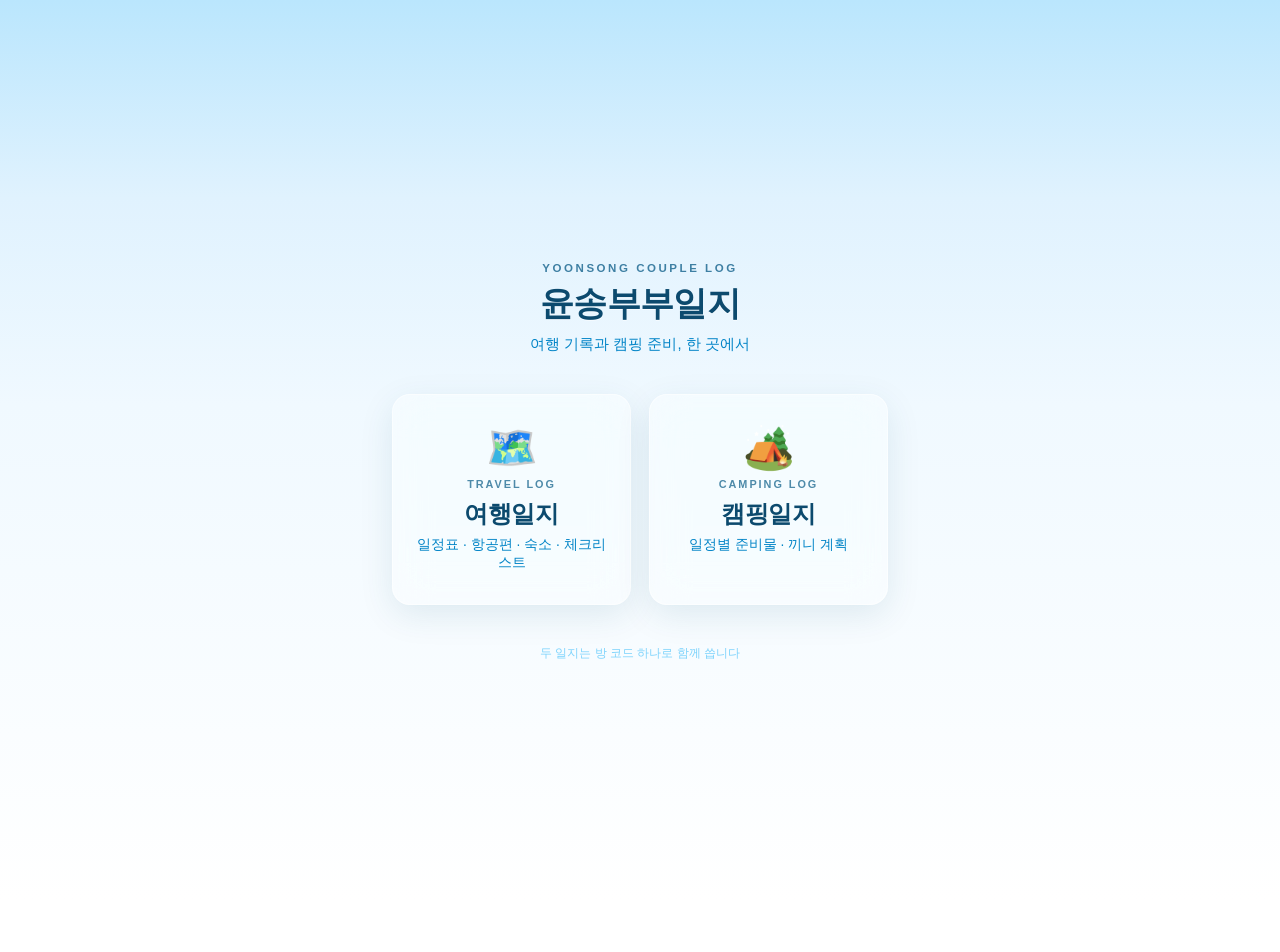
<file: index.html>
<!DOCTYPE html>
<html lang="ko">
<head>
<meta charset="UTF-8">
<meta name="viewport" content="width=device-width, initial-scale=1, viewport-fit=cover">
<meta name="theme-color" content="#f0f9ff">
<title>윤송부부일지</title>
<link rel="manifest" href="manifest.json">
<link rel="icon" href="icon.svg" type="image/svg+xml">
<link rel="apple-touch-icon" href="icon.svg">
<meta name="apple-mobile-web-app-capable" content="yes">
<meta name="apple-mobile-web-app-status-bar-style" content="default">
<meta name="apple-mobile-web-app-title" content="윤송부부일지">
<link rel="stylesheet" href="style.css">
</head>
<body>

<main class="hub">
  <div class="hub-intro">
    <p class="hub-eyebrow">YOONSONG COUPLE LOG</p>
    <h1 class="hub-title">윤송부부일지</h1>
    <p class="hub-tagline">여행 기록과 캠핑 준비, 한 곳에서</p>
  </div>

  <div class="hub-cards">
    <a class="hub-card" href="travel.html">
      <span class="hub-card-icon" aria-hidden="true">🗺️</span>
      <span class="hub-card-eyebrow">TRAVEL LOG</span>
      <h2 class="hub-card-title">여행일지</h2>
      <p class="hub-card-desc">일정표 · 항공편 · 숙소 · 체크리스트</p>
    </a>

    <a class="hub-card" href="camping.html">
      <span class="hub-card-icon" aria-hidden="true">🏕️</span>
      <span class="hub-card-eyebrow">CAMPING LOG</span>
      <h2 class="hub-card-title">캠핑일지</h2>
      <p class="hub-card-desc">일정별 준비물 · 끼니 계획</p>
    </a>
  </div>

  <p class="hub-foot">두 일지는 방 코드 하나로 함께 씁니다</p>
</main>

<script>
  if ('serviceWorker' in navigator) {
    window.addEventListener('load', () => {
      navigator.serviceWorker.register('service-worker.js').catch(() => {});
    });
  }
</script>
</body>
</html>
</file>
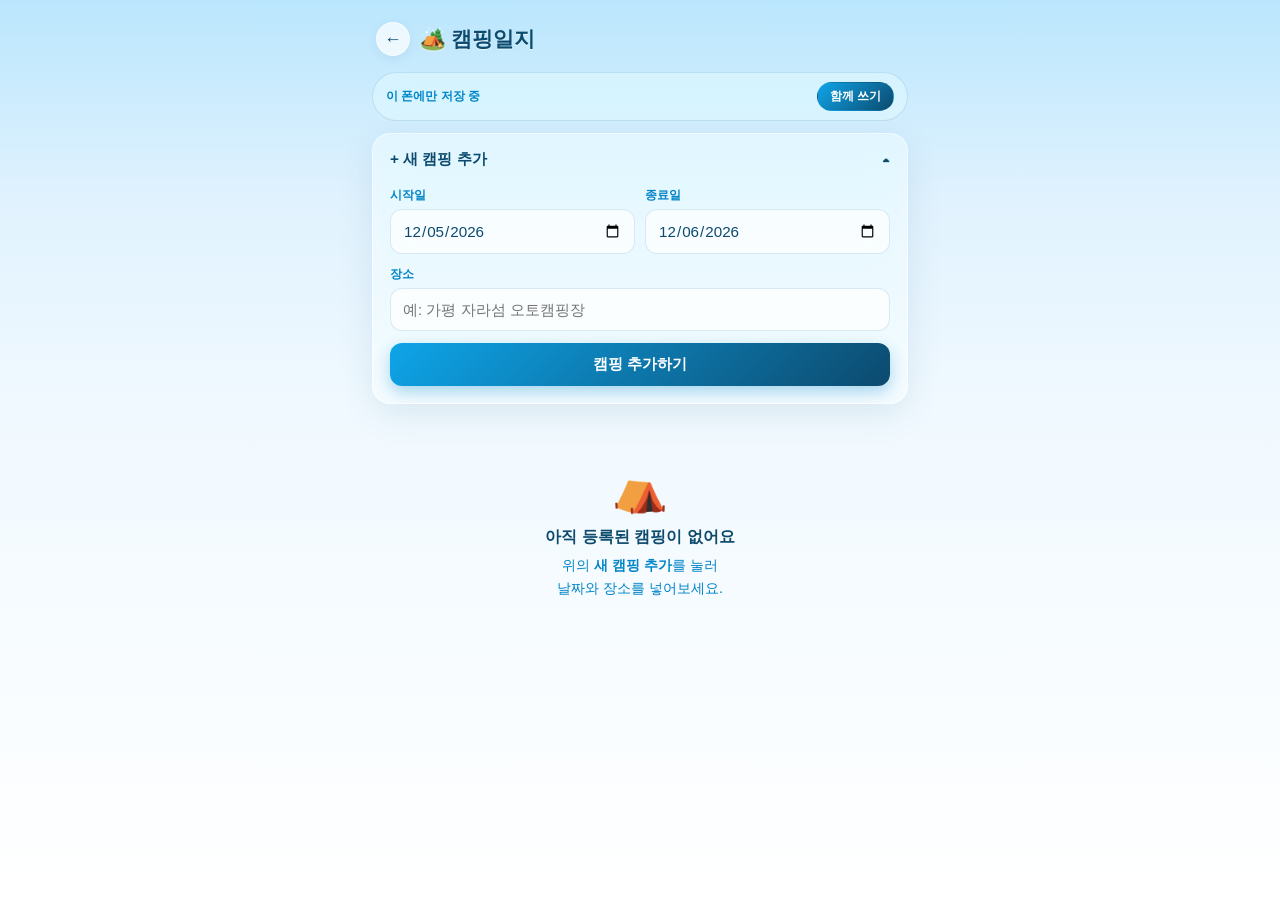
<file: camping.html>
<!DOCTYPE html>
<html lang="ko">
<head>
<meta charset="UTF-8">
<meta name="viewport" content="width=device-width, initial-scale=1, viewport-fit=cover">
<meta name="theme-color" content="#f0f9ff">
<title>윤송부부일지 · 캠핑일지</title>
<link rel="manifest" href="manifest.json">
<link rel="icon" href="icon.svg" type="image/svg+xml">
<link rel="apple-touch-icon" href="icon.svg">
<meta name="apple-mobile-web-app-capable" content="yes">
<meta name="apple-mobile-web-app-status-bar-style" content="default">
<meta name="apple-mobile-web-app-title" content="캠핑일지">
<link rel="stylesheet" href="style.css">
</head>
<body>

<header class="app-header">
  <a class="hub-back" href="index.html" aria-label="처음으로">←</a>
  <h1>🏕️ 캠핑일지</h1>
</header>

<div id="syncBar" class="sync-bar hidden"></div>

<section class="new-trip">
  <button id="newTripToggle" class="new-trip-toggle" type="button">
    <span>+ 새 캠핑 추가</span>
    <span id="newTripChevron">▾</span>
  </button>

  <form id="newTripForm" class="new-trip-form hidden">
    <div class="field-row">
      <label class="field">
        <span class="field-label">시작일</span>
        <input type="date" id="startInput" required>
      </label>
      <label class="field">
        <span class="field-label">종료일</span>
        <input type="date" id="endInput" required>
      </label>
    </div>
    <label class="field">
      <span class="field-label">장소</span>
      <input type="text" id="placeInput" placeholder="예: 가평 자라섬 오토캠핑장" maxlength="40" required>
    </label>
    <button type="submit" class="btn btn-primary">캠핑 추가하기</button>
  </form>
</section>

<nav id="tripTabs" class="trip-tabs"></nav>

<main id="tripPanel"></main>

<div id="emptyState" class="empty-state">
  <div class="empty-icon">⛺</div>
  <p class="empty-title">아직 등록된 캠핑이 없어요</p>
  <p class="empty-text">위의 <b>새 캠핑 추가</b>를 눌러<br>날짜와 장소를 넣어보세요.</p>
</div>

<div id="toast" class="toast hidden"></div>

<script src="supabase-config.js"></script>
<script src="sync.js"></script>
<script src="sync-ui.js"></script>
<script src="app.js"></script>
</body>
</html>
</file>
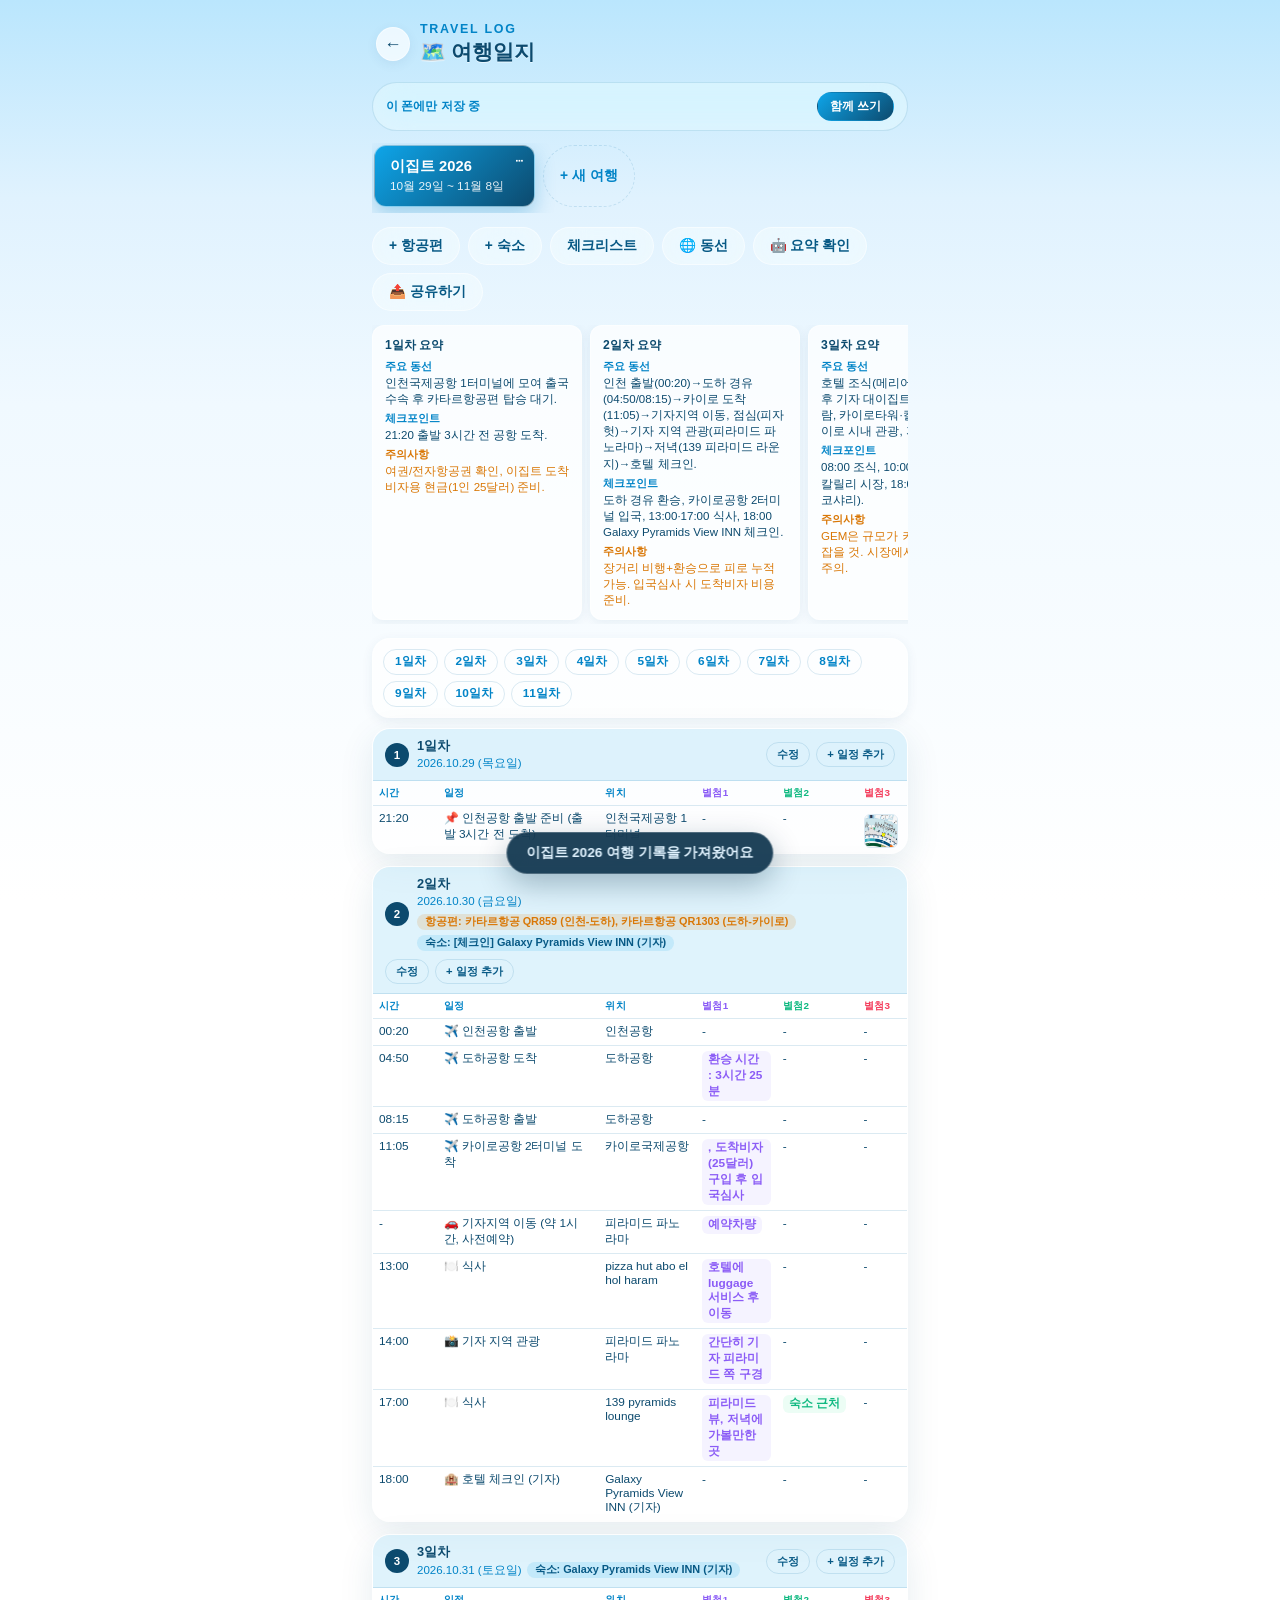
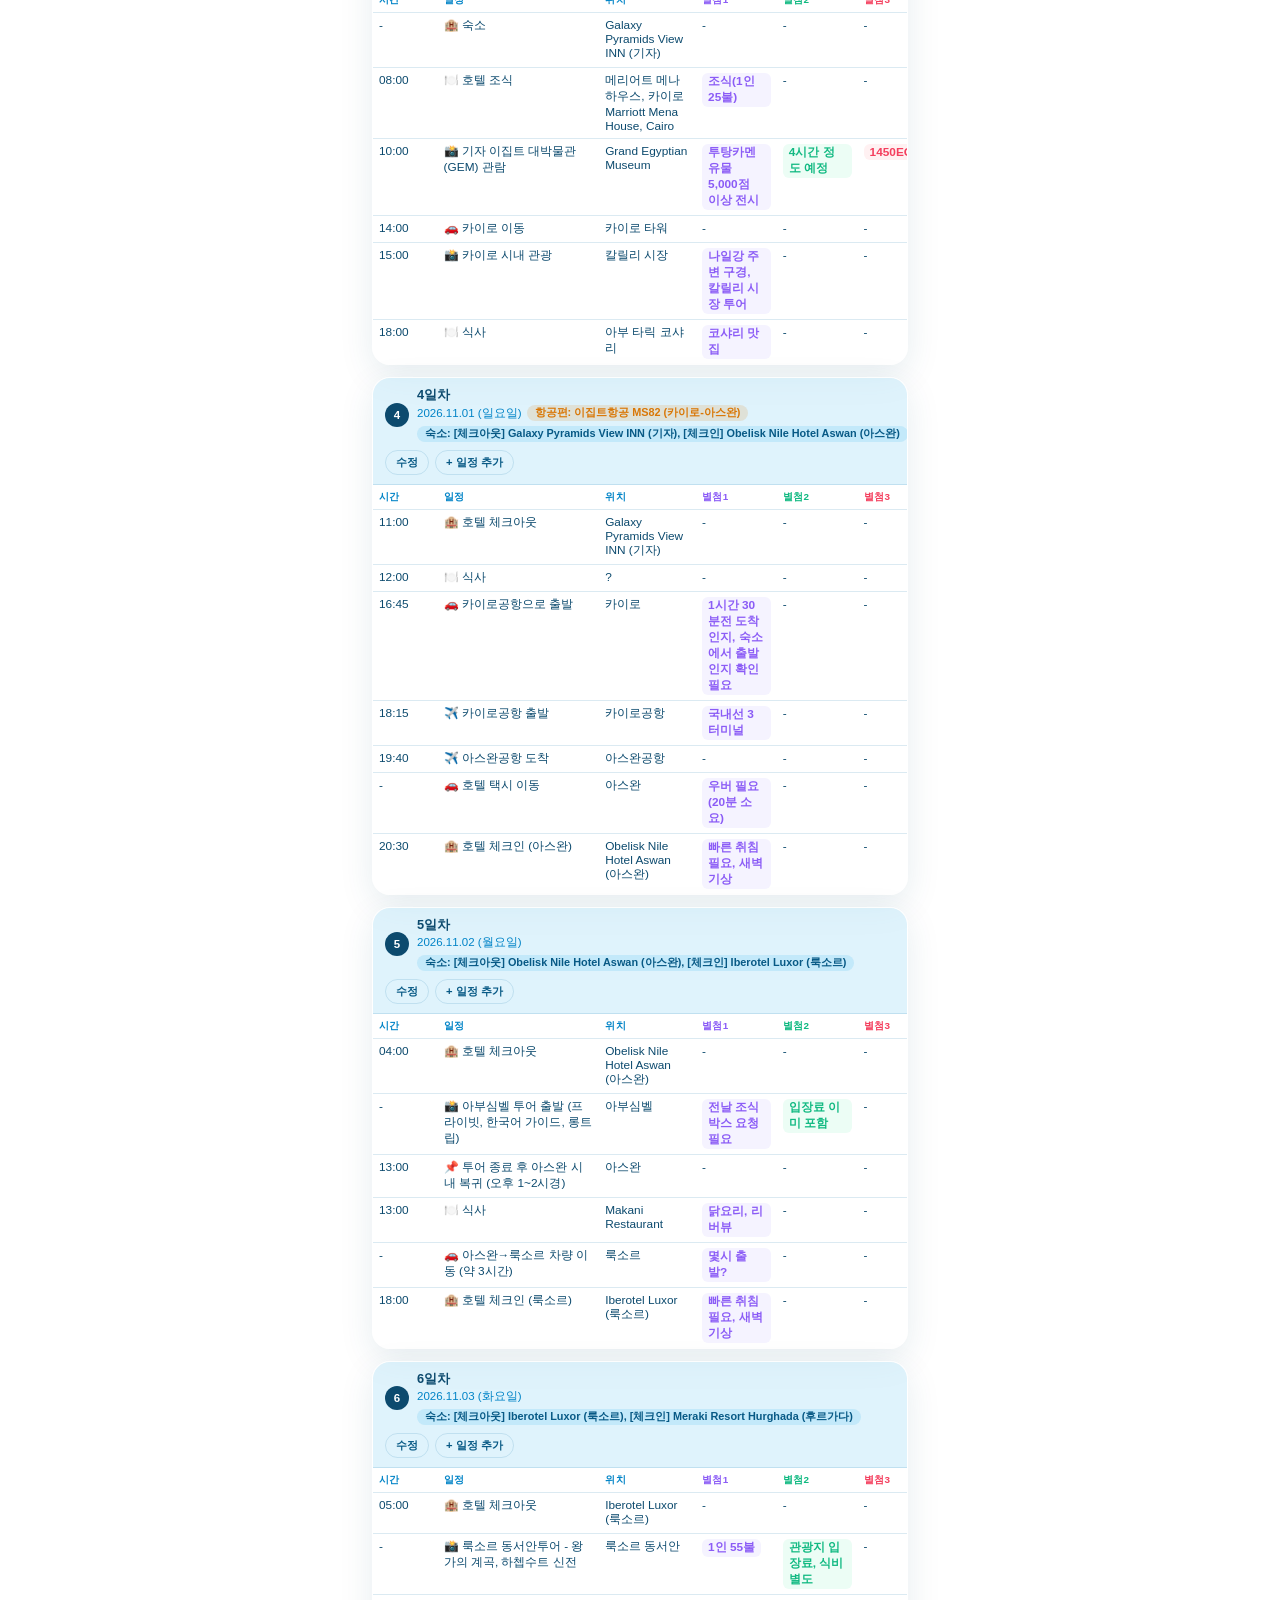
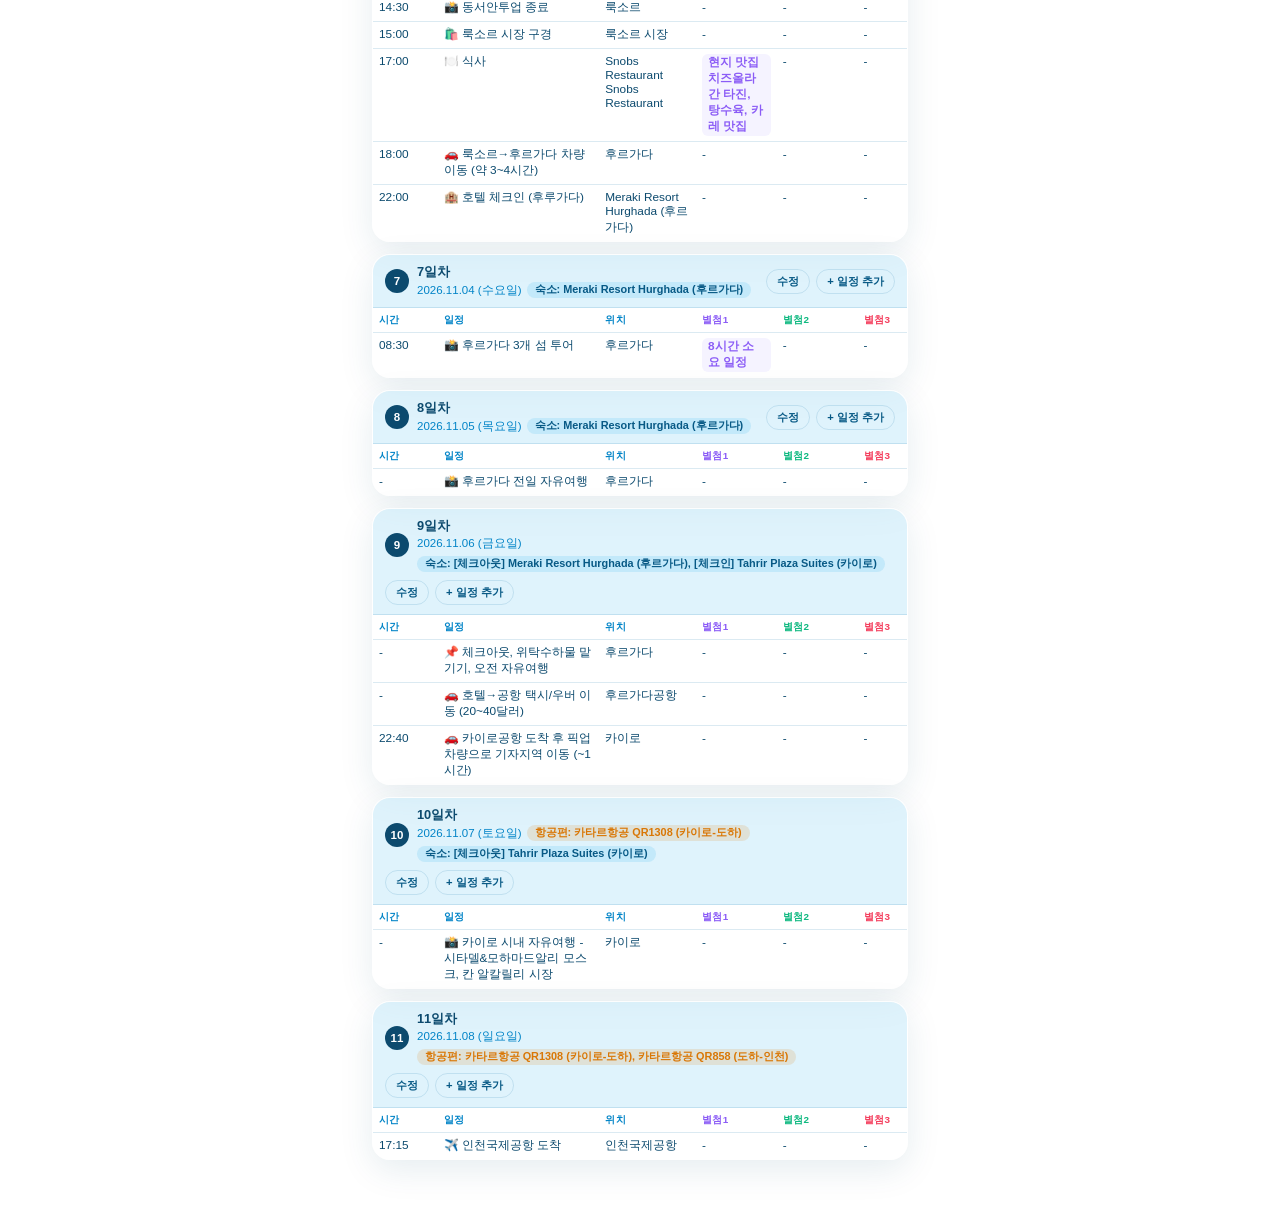
<file: travel.html>
<!DOCTYPE html>
<html lang="ko">
<head>
<meta charset="UTF-8">
<meta name="viewport" content="width=device-width, initial-scale=1, viewport-fit=cover">
<meta name="theme-color" content="#f0f9ff">
<title>윤송부부일지 · 여행일지</title>
<link rel="manifest" href="manifest.json">
<link rel="icon" href="icon.svg" type="image/svg+xml">
<link rel="apple-touch-icon" href="icon.svg">
<meta name="apple-mobile-web-app-capable" content="yes">
<meta name="apple-mobile-web-app-status-bar-style" content="default">
<meta name="apple-mobile-web-app-title" content="여행일지">
<link rel="stylesheet" href="style.css">
</head>
<body>

<header class="app-header">
  <a class="hub-back" href="index.html" aria-label="처음으로">←</a>
  <div>
    <p class="field-label" style="margin:0 0 2px;letter-spacing:.14em;">TRAVEL LOG</p>
    <h1 style="margin:0;">🗺️ 여행일지</h1>
  </div>
</header>

<div id="syncBar" class="sync-bar hidden"></div>

<nav id="tripTabs" class="trip-tabs"></nav>

<main id="tripPanel"></main>

<div id="emptyState" class="empty-state">
  <div class="empty-icon">🧳</div>
  <p class="empty-title">아직 등록된 여행이 없어요</p>
  <p class="empty-text">위쪽의 <b>+ 새 여행</b> 버튼으로<br>첫 여행을 추가해보세요.</p>
  <button type="button" id="reimportSeedBtn" class="btn btn-outline small" style="margin-top:14px;">이전에 옮겨온 여행 기록 다시 불러오기</button>
</div>

<div id="lightbox" class="lightbox hidden">
  <img id="lightboxImg" alt="">
</div>

<div id="toast" class="toast hidden"></div>

<script src="supabase-config.js"></script>
<script src="maps-config.js"></script>
<script src="sync.js"></script>
<script src="sync-ui.js"></script>
<script src="travel-seed.js"></script>
<script src="app-travel.js"></script>
</body>
</html>
</file>
<file: style.css>
:root {
  color-scheme: light;

  /* ---- 바탕 : 원래 여행일지 웹의 하늘색 그라데이션 그대로 ---- */
  --bg-base: #f0f9ff;    /* sky-50 */
  --bg-tint: #e0f2fe;    /* sky-100 */
  --bg-deep: #bae6fd;    /* sky-200 */

  /* ---- 유리판 ---- */
  --glass: rgba(255, 255, 255, 0.4);
  --glass-strong: rgba(255, 255, 255, 0.7);
  --glass-soft: rgba(255, 255, 255, 0.34);
  --glass-line: rgba(255, 255, 255, 0.5);
  --glass-edge: rgba(3, 105, 161, 0.14);
  --blur: blur(18px) saturate(160%);
  --shadow: 0 10px 34px rgba(12, 74, 110, 0.1);
  --shadow-sm: 0 3px 12px rgba(12, 74, 110, 0.07);

  /* ---- 글자 ---- */
  --text: #0c4a6e;       /* sky-900 */
  --text-dim: #0284c7;   /* sky-600 */
  --text-faint: #7dd3fc; /* sky-300 */

  /* ---- 강조 (원래 웹의 sky-900 브랜드 컬러) ---- */
  --primary: #0c4a6e;       /* sky-900 */
  --primary-bright: #0ea5e9; /* sky-500 */
  --primary-deep: #075985;  /* sky-800 */
  --primary-soft: rgba(14, 165, 233, 0.13);
  --ember: #d97706;         /* amber-600 (원래 웹의 주의사항/강조 색) */
  --ember-soft: rgba(217, 119, 6, 0.15);
  --danger: #dc2626;        /* red-600 */
  --danger-soft: rgba(220, 38, 38, 0.13);

  /* 원래 웹에서 별첨 1/2/3 을 구분하던 색 (표/배지에 그대로 씀) */
  --att1: #8b5cf6; --att1-bg: #f5f3ff; --att1-border: #ddd6fe; /* violet */
  --att2: #10b981; --att2-bg: #ecfdf5; --att2-border: #a7f3d0; /* emerald */
  --att3: #f43f5e; --att3-bg: #fff1f2; --att3-border: #fecdd3; /* rose */

  /* ---- '-' 칸 음영 (캠핑일지 식단표) ---- */
  --shade: rgba(12, 74, 110, 0.06);
  --shade-line: rgba(12, 74, 110, 0.09);
  --shade-edge: rgba(12, 74, 110, 0.14);
  --shade-text: #7aa8c4;

  --radius: 18px;
  --radius-sm: 12px;
}

* { box-sizing: border-box; }

html {
  min-height: 100%;
  background: linear-gradient(180deg, var(--bg-deep) 0%, var(--bg-tint) 22%, var(--bg-base) 45%, #ffffff 100%) fixed;
}

body {
  margin: 0;
  padding: 12px 12px 40px;
  max-width: 560px;
  margin-inline: auto;
  min-height: 100vh;
  color: var(--text);
  font-family: -apple-system, BlinkMacSystemFont, "Apple SD Gothic Neo", "Segoe UI", Roboto, "Malgun Gothic", sans-serif;
  -webkit-tap-highlight-color: transparent;
  background: transparent;
}

.hidden { display: none !important; }

/* ---- 머리말 ---- */
.app-header {
  display: flex;
  align-items: center;
  gap: 10px;
  padding: 10px 4px 16px;
}

.app-header h1 {
  font-size: 1.3rem;
  margin: 0;
  letter-spacing: -0.01em;
  color: var(--text);
  text-shadow: 0 1px 0 rgba(255, 255, 255, 0.6);
}

/* 하위 화면(캠핑일지 · 여행일지)에서 허브로 돌아가는 링크 */
.hub-back {
  flex: 0 0 auto;
  display: flex;
  align-items: center;
  justify-content: center;
  width: 34px;
  height: 34px;
  border-radius: 999px;
  background: var(--glass-strong);
  border: 1px solid var(--glass-line);
  box-shadow: var(--shadow-sm);
  color: var(--text);
  text-decoration: none;
  font-size: 1.1rem;
  font-weight: 700;
}
.hub-back:active { background: #fff; }

/* ---- 함께 쓰기 막대 ---- */
.sync-bar {
  display: flex;
  align-items: center;
  justify-content: space-between;
  gap: 10px;
  flex-wrap: wrap;
  padding: 9px 13px;
  margin-bottom: 12px;
  border-radius: 999px;
  background: var(--glass-soft);
  -webkit-backdrop-filter: var(--blur);
  backdrop-filter: var(--blur);
  border: 1px solid var(--glass-edge);
}

.sync-bar.on {
  background: var(--primary-soft);
  border-color: rgba(2, 132, 199, 0.32);
}

.sync-text {
  font-size: 0.78rem;
  font-weight: 700;
  color: var(--text-dim);
}
.sync-bar.on .sync-text { color: var(--primary-deep); }

.sync-actions {
  display: flex;
  gap: 6px;
}

.sync-btn {
  border: 1px solid var(--glass-edge);
  background: rgba(255, 255, 255, 0.6);
  color: var(--text-dim);
  border-radius: 999px;
  padding: 5px 12px;
  font-size: 0.75rem;
  font-weight: 700;
  font-family: inherit;
  cursor: pointer;
}
.sync-btn:active { background: #fff; }

.sync-btn.primary {
  background: linear-gradient(135deg, var(--primary-bright), var(--primary));
  border-color: transparent;
  color: #fff;
}

/* ---- 버튼 ---- */
.btn {
  border: none;
  border-radius: var(--radius-sm);
  padding: 11px 17px;
  font-size: 0.95rem;
  font-weight: 700;
  cursor: pointer;
  touch-action: manipulation;
  font-family: inherit;
  transition: transform 0.12s ease, box-shadow 0.12s ease, background 0.12s ease;
}

.btn.small {
  padding: 7px 12px;
  font-size: 0.82rem;
}

.btn-primary {
  background: linear-gradient(135deg, var(--primary-bright), var(--primary));
  color: #fff;
  box-shadow: 0 6px 16px rgba(2, 132, 199, 0.32);
}
.btn-primary:active {
  background: var(--primary-deep);
  transform: translateY(1px);
  box-shadow: 0 3px 10px rgba(2, 132, 199, 0.28);
}

.btn-outline {
  background: var(--glass-strong);
  border: 1px solid var(--glass-line);
  color: var(--text);
  box-shadow: var(--shadow-sm);
}
.btn-outline:active { background: #fff; }

.btn-danger {
  background: var(--danger-soft);
  border: 1px solid rgba(220, 38, 38, 0.3);
  color: var(--danger);
}

/* ---- 새 캠핑 만들기 ---- */
.new-trip {
  background: var(--glass);
  -webkit-backdrop-filter: var(--blur);
  backdrop-filter: var(--blur);
  border: 1px solid var(--glass-line);
  border-radius: var(--radius);
  box-shadow: var(--shadow);
  margin-bottom: 14px;
  overflow: hidden;
}

.new-trip-toggle {
  width: 100%;
  background: none;
  border: none;
  color: var(--text);
  font-size: 0.95rem;
  font-weight: 700;
  font-family: inherit;
  padding: 15px 17px;
  display: flex;
  justify-content: space-between;
  align-items: center;
  cursor: pointer;
}

.new-trip-form {
  padding: 2px 17px 17px;
  display: flex;
  flex-direction: column;
  gap: 12px;
}

.field-row {
  display: flex;
  gap: 10px;
}

.field {
  display: flex;
  flex-direction: column;
  gap: 5px;
  flex: 1;
  min-width: 0;
}

.field-label {
  font-size: 0.78rem;
  color: var(--text-dim);
  font-weight: 700;
}

.field input,
.field select,
.field textarea {
  width: 100%;
  background: var(--glass-strong);
  border: 1px solid var(--glass-edge);
  border-radius: var(--radius-sm);
  color: var(--text);
  padding: 12px;
  font-size: 0.95rem;
  font-family: inherit;
  resize: vertical;
}
.field input:focus,
.field select:focus,
.field textarea:focus {
  outline: none;
  border-color: var(--primary);
  box-shadow: 0 0 0 3px var(--primary-soft);
  background: #fff;
}

/* ---- 캠핑 탭 ---- */
.trip-tabs {
  display: flex;
  gap: 8px;
  margin-bottom: 14px;
  overflow-x: auto;
  padding: 2px 2px 6px;
  scrollbar-width: none;
}
.trip-tabs::-webkit-scrollbar { display: none; }
.trip-tabs:empty { display: none; }

.trip-tab {
  flex: 0 0 auto;
  min-width: 136px;
  padding: 11px 15px;
  border-radius: var(--radius-sm);
  background: var(--glass);
  -webkit-backdrop-filter: var(--blur);
  backdrop-filter: var(--blur);
  border: 1px solid var(--glass-line);
  box-shadow: var(--shadow-sm);
  color: var(--text-dim);
  cursor: pointer;
  text-align: left;
  font-family: inherit;
  transition: transform 0.12s ease;
}
.trip-tab:active { transform: scale(0.98); }

.trip-tab.active {
  background: linear-gradient(135deg, var(--primary-bright), var(--primary));
  border-color: rgba(255, 255, 255, 0.5);
  color: #fff;
  box-shadow: 0 8px 20px rgba(2, 132, 199, 0.3);
}

.trip-tab-place {
  display: block;
  font-weight: 800;
  font-size: 0.92rem;
  white-space: nowrap;
  overflow: hidden;
  text-overflow: ellipsis;
}

.trip-tab-meta {
  display: block;
  font-size: 0.74rem;
  margin-top: 3px;
  opacity: 0.9;
  white-space: nowrap;
}

/* ---- 캠핑 머리말 ---- */
.trip-head {
  position: relative;
  background: linear-gradient(135deg, rgba(14, 165, 233, 0.92), rgba(2, 132, 199, 0.88));
  -webkit-backdrop-filter: var(--blur);
  backdrop-filter: var(--blur);
  border: 1px solid rgba(255, 255, 255, 0.4);
  border-radius: var(--radius);
  box-shadow: 0 12px 30px rgba(2, 132, 199, 0.28);
  padding: 18px;
  color: #fff;
  margin-bottom: 14px;
  overflow: hidden;
}

/* 유리에 비치는 빛 */
.trip-head::after {
  content: "";
  position: absolute;
  inset: 0 0 auto 0;
  height: 55%;
  background: linear-gradient(180deg, rgba(255, 255, 255, 0.22), transparent);
  pointer-events: none;
}

.trip-head-top {
  position: relative;
  z-index: 1;
  display: flex;
  justify-content: space-between;
  align-items: flex-start;
  gap: 10px;
}

.trip-place {
  font-size: 1.24rem;
  font-weight: 800;
  margin: 0;
  word-break: keep-all;
  text-shadow: 0 1px 2px rgba(7, 89, 133, 0.25);
}

.trip-dates {
  font-size: 0.86rem;
  margin-top: 6px;
  font-weight: 600;
  opacity: 0.95;
}

.trip-nights {
  position: relative;
  z-index: 1;
  display: inline-block;
  margin-top: 12px;
  background: rgba(255, 255, 255, 0.24);
  border: 1px solid rgba(255, 255, 255, 0.35);
  border-radius: 999px;
  padding: 5px 14px;
  font-size: 0.82rem;
  font-weight: 800;
}

.trip-head-actions {
  display: flex;
  gap: 6px;
  flex: 0 0 auto;
}

.icon-btn {
  background: rgba(255, 255, 255, 0.22);
  border: 1px solid rgba(255, 255, 255, 0.35);
  border-radius: 10px;
  color: #fff;
  font-size: 0.78rem;
  font-weight: 700;
  padding: 7px 11px;
  cursor: pointer;
  font-family: inherit;
}
.icon-btn:active { background: rgba(255, 255, 255, 0.38); }

/* ---- 2중 탭 ---- */
.sub-tabs {
  display: flex;
  gap: 8px;
  margin-bottom: 14px;
}

.sub-tab {
  flex: 1;
  padding: 12px;
  text-align: center;
  border-radius: var(--radius-sm);
  background: var(--glass-soft);
  -webkit-backdrop-filter: var(--blur);
  backdrop-filter: var(--blur);
  color: var(--text-dim);
  font-weight: 700;
  font-size: 0.92rem;
  cursor: pointer;
  border: 1px solid var(--glass-edge);
  font-family: inherit;
}

.sub-tab.active {
  background: var(--glass-strong);
  color: var(--primary-deep);
  border-color: rgba(2, 132, 199, 0.35);
  box-shadow: var(--shadow-sm);
}

.sub-tab-count {
  font-size: 0.76rem;
  font-weight: 700;
  opacity: 0.75;
  margin-left: 5px;
}

/* ---- 준비물 ---- */
.gear-add {
  display: flex;
  flex-direction: column;
  gap: 9px;
  margin-bottom: 14px;
}

.gear-add-row {
  display: flex;
  gap: 8px;
}

.gear-add input {
  flex: 1;
  min-width: 0;
  background: var(--glass-strong);
  -webkit-backdrop-filter: var(--blur);
  backdrop-filter: var(--blur);
  border: 1px solid var(--glass-line);
  border-radius: var(--radius-sm);
  color: var(--text);
  padding: 13px;
  font-size: 0.95rem;
  font-family: inherit;
  box-shadow: var(--shadow-sm);
}
.gear-add input:focus {
  outline: none;
  border-color: var(--primary);
  box-shadow: 0 0 0 3px var(--primary-soft);
  background: #fff;
}

.gear-hint {
  margin: 0;
  font-size: 0.74rem;
  color: var(--text-faint);
  line-height: 1.5;
}

.gear-progress {
  display: flex;
  align-items: center;
  gap: 10px;
  margin-bottom: 14px;
}

.gear-bar {
  flex: 1;
  height: 9px;
  background: rgba(14, 59, 45, 0.09);
  border-radius: 999px;
  overflow: hidden;
  border: 1px solid var(--glass-edge);
}

.gear-bar-fill {
  height: 100%;
  background: linear-gradient(90deg, var(--primary-bright), var(--primary));
  border-radius: 999px;
  transition: width 0.25s ease;
}

.gear-progress-text {
  font-size: 0.82rem;
  color: var(--text-dim);
  font-weight: 700;
  flex: 0 0 auto;
}

.gear-skip-note {
  flex: 0 0 auto;
  font-size: 0.78rem;
  font-weight: 800;
  color: var(--danger);
}

.gear-section {
  margin-bottom: 20px;
}

.gear-section-head {
  display: flex;
  align-items: baseline;
  gap: 8px;
  margin-bottom: 9px;
  padding: 0 4px;
}

.gear-section-title {
  font-size: 0.86rem;
  font-weight: 800;
  color: var(--text);
}

.gear-section-hint {
  font-size: 0.74rem;
  color: var(--text-faint);
  overflow: hidden;
  text-overflow: ellipsis;
  white-space: nowrap;
}

.gear-list {
  list-style: none;
  margin: 0;
  padding: 0;
  display: flex;
  flex-direction: column;
  gap: 8px;
}

.gear-item {
  display: flex;
  align-items: center;
  gap: 12px;
  background: var(--glass);
  border: 1px solid var(--glass-line);
  border-radius: var(--radius-sm);
  padding: 13px 14px;
  cursor: pointer;
  box-shadow: var(--shadow-sm);
  transition: background 0.14s ease, transform 0.1s ease;
}
.gear-item:active { transform: scale(0.99); }

.gear-check {
  flex: 0 0 auto;
  width: 25px;
  height: 25px;
  border-radius: 8px;
  border: 2px solid rgba(14, 59, 45, 0.2);
  background: rgba(255, 255, 255, 0.5);
  display: flex;
  align-items: center;
  justify-content: center;
  font-size: 0.85rem;
  color: transparent;
  font-weight: 800;
}

.gear-item.done {
  background: rgba(14, 165, 233, 0.16);
  border-color: rgba(2, 132, 199, 0.3);
}
.gear-item.done .gear-check {
  background: linear-gradient(135deg, var(--primary-bright), var(--primary));
  border-color: transparent;
  color: #fff;
}

/* 이번엔 안 챙기는 항목 : 빨간 세모 */
.gear-item.skip {
  background: var(--glass-soft);
  border-style: dashed;
  border-color: rgba(220, 38, 38, 0.3);
  box-shadow: none;
}
.gear-item.skip .gear-check {
  background: var(--danger-soft);
  border-color: rgba(220, 38, 38, 0.45);
  color: var(--danger);
  font-size: 0.8rem;
}

/* 일반 준비물 : 사야함(주황) → 있음(초록) → 챙김(파랑, .done 재사용) */
.gear-item.st-need {
  background: var(--ember-soft);
  border-color: rgba(217, 119, 6, 0.35);
}
.gear-item.st-need .gear-check {
  background: var(--ember);
  border-color: transparent;
  color: #fff;
  font-size: 1rem;
}

.gear-item.st-have {
  background: rgba(5, 150, 105, 0.12);
  border-color: rgba(5, 150, 105, 0.3);
}
.gear-item.st-have .gear-check {
  background: #059669;
  border-color: transparent;
  color: #fff;
  font-size: 0.7rem;
}

.gear-text {
  flex: 1;
  font-size: 0.95rem;
  word-break: break-word;
  color: var(--text);
}

.gear-item.done .gear-text {
  color: var(--text-dim);
  text-decoration: line-through;
}

/* 안 챙기는 항목은 글씨를 흐리게 */
.gear-item.skip .gear-text {
  color: var(--text-faint);
  opacity: 0.75;
}

.gear-actions {
  flex: 0 0 auto;
  display: flex;
  align-items: center;
  gap: 2px;
}

.gear-act {
  background: none;
  border: none;
  color: var(--text-faint);
  padding: 6px 7px;
  cursor: pointer;
  line-height: 1;
  font-family: inherit;
  border-radius: 8px;
}

.gear-edit { font-size: 1rem; }
.gear-edit:active { color: var(--primary); background: var(--primary-soft); }

.gear-del { font-size: 1.05rem; }
.gear-del:active { color: var(--danger); background: var(--danger-soft); }

/* ---- 메뉴 꾸러미 ----
   표 위에 붙어 있어서 아래로 스크롤해도 늘 잡을 수 있습니다. */
.menu-palette {
  position: sticky;
  top: 6px;
  z-index: 6;
  margin-bottom: 12px;
  padding: 12px 13px 10px;
  background: var(--glass-strong);
  -webkit-backdrop-filter: var(--blur);
  backdrop-filter: var(--blur);
  border: 1px solid var(--glass-line);
  border-radius: var(--radius);
  box-shadow: var(--shadow);
}

.menu-add {
  display: flex;
  gap: 7px;
  margin-bottom: 9px;
}

.menu-add input {
  flex: 1;
  min-width: 0;
  background: rgba(255, 255, 255, 0.72);
  border: 1px solid var(--glass-edge);
  border-radius: var(--radius-sm);
  color: var(--text);
  padding: 10px 12px;
  font-size: 0.88rem;
  font-family: inherit;
}
.menu-add input:focus {
  outline: none;
  border-color: var(--ember);
  box-shadow: 0 0 0 3px var(--ember-soft);
  background: #fff;
}

.menu-chips {
  display: flex;
  flex-wrap: wrap;
  gap: 6px;
}

/* 글자 길이에 맞춰 알아서 좁아지고 넓어집니다 */
.menu-chip {
  display: inline-flex;
  align-items: center;
  gap: 3px;
  padding: 6px 7px 6px 11px;
  border-radius: 999px;
  background: var(--ember-soft);
  border: 1px solid rgba(217, 119, 6, 0.38);
  color: var(--ember);
  font-size: 0.8rem;
  font-weight: 700;
  cursor: grab;
  touch-action: none;   /* 끌 때 화면이 같이 밀리지 않게 */
  user-select: none;
  -webkit-user-select: none;
  transition: transform 0.1s ease, opacity 0.1s ease;
}
.menu-chip:active { transform: scale(0.96); }
.menu-chip.dragging { opacity: 0.35; }

.menu-chip-text { white-space: nowrap; }

.menu-del {
  border: none;
  background: none;
  color: var(--ember);
  font-size: 0.7rem;
  line-height: 1;
  padding: 3px 4px;
  cursor: pointer;
  opacity: 0.65;
  font-family: inherit;
  border-radius: 999px;
}
.menu-del:active { opacity: 1; background: rgba(217, 119, 6, 0.2); }

.menu-empty {
  margin: 0;
  font-size: 0.78rem;
  color: var(--text-faint);
}

.menu-hint {
  margin: 8px 0 0;
  font-size: 0.72rem;
  color: var(--text-faint);
}

/* 손가락을 따라다니는 유령 칸 */
.menu-ghost {
  position: fixed;
  z-index: 100;
  pointer-events: none;
  transform: translate(-50%, -150%);
  padding: 8px 14px;
  border-radius: 999px;
  background: linear-gradient(135deg, #f59e0b, #d97706);
  color: #fff;
  font-size: 0.83rem;
  font-weight: 800;
  white-space: nowrap;
  box-shadow: 0 10px 26px rgba(217, 119, 6, 0.45);
}

/* ---- 식단 ----
   일차는 가로 세 칸, 끼니 이름은 맨 왼쪽 한 줄에만. */
.meal-grid {
  display: grid;
  grid-template-columns: 38px repeat(var(--cols, 3), minmax(0, 1fr));
  gap: 6px;
  align-items: center;
  background: var(--glass);
  -webkit-backdrop-filter: var(--blur);
  backdrop-filter: var(--blur);
  border: 1px solid var(--glass-line);
  border-radius: var(--radius);
  box-shadow: var(--shadow);
  padding: 14px 11px;
  margin-bottom: 12px;
}

.mg-corner,
.mg-day,
.mg-head-empty {
  padding-bottom: 10px;
  border-bottom: 1px solid var(--glass-edge);
  align-self: stretch;
}

/* 날이 모자라는 자리. 자리만 차지하고 아무것도 그리지 않습니다. */
.mg-empty,
.mg-head-empty {
  background: none;
  border-color: transparent;
}
.mg-head-empty { border-bottom-color: var(--glass-edge); }

.mg-day {
  display: flex;
  flex-direction: column;
  align-items: center;
  justify-content: flex-end;
  gap: 1px;
  text-align: center;
}

.mg-day-index {
  font-weight: 800;
  font-size: 0.8rem;
  color: var(--ember);
  white-space: nowrap;
}

.mg-day-date {
  font-size: 0.67rem;
  color: var(--text-dim);
  white-space: nowrap;
}

.mg-day-count {
  font-size: 0.63rem;
  color: var(--text-faint);
  font-variant-numeric: tabular-nums;
}

/* 곁들이는 끼니 (아점·점저·야간) */
.mg-label {
  font-size: 0.76rem;
  font-weight: 600;
  color: var(--text-faint);
  text-align: right;
  line-height: 1.2;
}

/* 주 끼니 (아침·점심·저녁) */
.mg-label.main {
  font-weight: 800;
  font-size: 0.81rem;
  color: var(--text);
}

.meal-input {
  min-width: 0;
  width: 100%;
  background: var(--glass-strong);
  border: 1px solid var(--glass-edge);
  border-left: 3px solid var(--glass-edge);
  border-radius: 10px;
  color: var(--text);
  padding: 9px 6px;
  font-size: 0.82rem;
  font-family: inherit;
  text-align: center;
}
.meal-input::placeholder {
  color: var(--text-faint);
  font-size: 0.74rem;
}

/* 주 끼니 칸은 테두리와 글씨를 한 단계 굵게.
   아래 :focus / .filled 규칙이 뒤에 와서 그때는 그쪽 색이 이깁니다. */
.meal-input.main {
  border-color: rgba(2, 132, 199, 0.28);
  border-left-color: rgba(2, 132, 199, 0.28);
  background: #fff;
  font-weight: 700;
  color: var(--text);
}

.meal-input:focus {
  outline: none;
  border-color: var(--ember);
  box-shadow: 0 0 0 3px var(--ember-soft);
  background: #fff;
}
.meal-input.filled {
  border-left-color: var(--ember);
  background: #fff;
}

/* '-' 만 적은 칸 = 그 끼니는 건너뜀.
   빗금을 깔아 '여긴 안 쓴다'가 한눈에 보이게 합니다.
   .filled 보다 뒤에 있어야 주황 표시를 덮어씁니다. */
.meal-input.dash {
  background-color: var(--shade);
  background-image: repeating-linear-gradient(
    -45deg,
    var(--shade-line) 0 4px,
    transparent 4px 9px
  );
  border-color: var(--shade-edge);
  border-left-color: var(--shade-edge);
  color: var(--shade-text);
  font-weight: 400;
  box-shadow: none;
}
.meal-input.dash::placeholder { color: var(--shade-text); }
.meal-input.dash:focus {
  border-color: var(--ember);
  background-color: #fff;
  background-image: none;
  box-shadow: 0 0 0 3px var(--ember-soft);
}

/* 메뉴를 끌고 와서 이 칸 위에 있을 때.
   .dash 보다 뒤에 있어야 빗금을 덮어씁니다. */
.meal-input.drop-target {
  border-color: var(--ember);
  border-left-color: var(--ember);
  background-color: #fff;
  background-image: none;
  box-shadow: 0 0 0 3px var(--ember-soft), 0 6px 18px rgba(217, 119, 6, 0.28);
  color: var(--text);
}

/* ---- 빈 화면 ---- */
.empty-state {
  text-align: center;
  padding: 44px 20px;
  color: var(--text-dim);
}

.empty-icon { font-size: 2.8rem; }

.empty-title {
  font-size: 1rem;
  font-weight: 800;
  color: var(--text);
  margin: 12px 0 6px;
}

.empty-text {
  font-size: 0.88rem;
  line-height: 1.6;
  margin: 0;
}

.list-empty {
  color: var(--text-faint);
  font-size: 0.88rem;
  text-align: center;
  padding: 26px 10px;
  background: var(--glass-soft);
  border: 1px dashed var(--glass-edge);
  border-radius: var(--radius-sm);
}

/* ---- 토스트 ---- */
.toast {
  position: fixed;
  bottom: 26px;
  left: 50%;
  transform: translateX(-50%);
  background: rgba(8, 47, 73, 0.9);
  -webkit-backdrop-filter: blur(14px);
  backdrop-filter: blur(14px);
  border: 1px solid rgba(255, 255, 255, 0.22);
  color: #e0f2fe;
  padding: 11px 19px;
  border-radius: 999px;
  font-size: 0.85rem;
  font-weight: 600;
  box-shadow: 0 10px 30px rgba(8, 47, 73, 0.3);
  z-index: 50;
  transition: opacity 0.2s ease;
  max-width: calc(100% - 32px);
  text-align: center;
}

.toast.hidden { opacity: 0; }

/* ---- 눌러서 옮길 때 보이는 테두리 ---- */
button:focus-visible,
a:focus-visible,
input:focus-visible {
  outline: 2px solid var(--primary);
  outline-offset: 2px;
}

/* 유리 효과를 못 쓰는 브라우저에서는 불투명하게 */
@supports not ((backdrop-filter: blur(1px)) or (-webkit-backdrop-filter: blur(1px))) {
  .new-trip,
  .trip-tab,
  .sub-tab,
  .meal-grid,
  .gear-add input,
  .hub-card,
  .day-block,
  .item-row,
  .flight-row {
    background: rgba(255, 255, 255, 0.88);
  }
  .sub-tab.active { background: #fff; }
}

/* ============================================================
   여행일지 전용 — 원래 travel-journal 웹의 화면 구성(항상 보이는 일정표
   + 항공편/숙소/체크리스트/동선은 모달)을 그대로 따릅니다.
   ============================================================ */

/* ---- 툴바 (항공편/숙소/체크리스트/동선을 여는 알약 버튼들) ---- */
.trip-toolbar { display: flex; flex-wrap: wrap; gap: 8px; margin-bottom: 14px; }
.toolbar-btn {
  border: 1px solid var(--glass-line);
  background: var(--glass);
  color: var(--primary-deep);
  border-radius: 999px;
  padding: 9px 16px;
  font-size: 0.86rem;
  font-weight: 700;
  font-family: inherit;
  cursor: pointer;
  -webkit-backdrop-filter: var(--blur);
  backdrop-filter: var(--blur);
}
.toolbar-btn:active { background: var(--glass-strong); }

/* ---- 일차별 요약 (읽기 전용 가로 스크롤 카드) ---- */
.summary-strip {
  display: flex;
  gap: 8px;
  overflow-x: auto;
  padding-bottom: 4px;
  margin-bottom: 14px;
  scrollbar-width: none;
}
.summary-strip::-webkit-scrollbar { display: none; }
.summary-card {
  flex: 0 0 auto;
  width: 210px;
  padding: 11px 12px;
  border-radius: var(--radius-sm);
  background: var(--glass-strong);
  border: 1px solid var(--glass-line);
  box-shadow: var(--shadow-sm);
  color: inherit;
  text-decoration: none;
  display: block;
}
.summary-card-title { margin: 0 0 6px; font-size: 0.76rem; font-weight: 800; color: var(--text); }
.summary-row { margin-bottom: 5px; }
.summary-row:last-child { margin-bottom: 0; }
.summary-label { display: block; font-size: 0.68rem; font-weight: 700; color: var(--text-dim); }
.summary-text { margin: 1px 0 0; font-size: 0.72rem; color: var(--text); line-height: 1.4; }
.summary-label.caution { color: var(--ember); }
.summary-text.caution { color: var(--ember); }

/* ---- 일차 이동 바 ---- */
.day-jump-nav {
  display: flex;
  flex-wrap: wrap;
  gap: 6px;
  padding: 10px;
  margin-bottom: 10px;
  border-radius: var(--radius);
  background: var(--glass-strong);
  border: 1px solid var(--glass-line);
  box-shadow: var(--shadow-sm);
}
.day-jump-link {
  flex: 0 0 auto;
  border: 1px solid var(--glass-edge);
  border-radius: 999px;
  padding: 4px 11px;
  font-size: 0.74rem;
  font-weight: 700;
  color: var(--text-dim);
  text-decoration: none;
}
.day-jump-link:active { background: var(--primary); color: #fff; border-color: var(--primary); }

.add-trip-pill {
  flex: 0 0 auto;
  border: 1px dashed var(--glass-edge);
  border-radius: 999px;
  padding: 10px 16px;
  font-size: 0.86rem;
  font-weight: 700;
  color: var(--text-dim);
  background: transparent;
  font-family: inherit;
  cursor: pointer;
}
.add-trip-pill:active { border-color: var(--primary); color: var(--primary); }

/* ---- 일차 섹션 ---- */
.day-section {
  overflow: hidden;
  border-radius: var(--radius);
  background: var(--glass);
  border: 1px solid var(--glass-line);
  box-shadow: var(--shadow);
  margin-bottom: 12px;
  scroll-margin-top: 70px;
}

.day-section-head {
  display: flex;
  flex-wrap: wrap;
  align-items: center;
  justify-content: space-between;
  gap: 8px;
  padding: 9px 12px;
  background: var(--primary-soft);
  border-bottom: 1px solid var(--glass-edge);
}
.day-title-group { display: flex; align-items: center; gap: 8px; min-width: 0; }
.day-badge {
  flex: 0 0 auto;
  width: 24px; height: 24px;
  border-radius: 999px;
  background: var(--primary);
  color: #fff;
  font-size: 0.72rem;
  font-weight: 800;
  display: flex; align-items: center; justify-content: center;
}
.day-title-text { min-width: 0; }
.day-title { margin: 0; font-size: 0.8rem; font-weight: 800; color: var(--text); }
.day-meta { display: flex; flex-wrap: wrap; align-items: center; gap: 5px; margin-top: 1px; }
.day-meta-date { font-size: 0.72rem; color: var(--text-dim); }
.day-pill {
  border-radius: 999px;
  padding: 1px 8px;
  font-size: 0.68rem;
  font-weight: 700;
  white-space: nowrap;
}
.day-pill.flight { background: var(--ember-soft); color: var(--ember); }
.day-pill.stay { background: var(--primary-soft); color: var(--primary-deep); }

.day-head-actions { display: flex; align-items: center; gap: 6px; flex-wrap: wrap; }
.day-btn {
  border-radius: 999px;
  padding: 4px 10px;
  font-size: 0.7rem;
  font-weight: 700;
  font-family: inherit;
  cursor: pointer;
  border: 1px solid var(--glass-edge);
  background: transparent;
  color: var(--primary-deep);
}
.day-btn:active { background: var(--glass-strong); }
.day-btn.on { background: var(--primary); border-color: var(--primary); color: #fff; }

/* ---- 일정표 (표 형태, 가로 스크롤) ---- */
.itinerary-scroll { overflow-x: auto; }
.itinerary-table {
  width: 100%;
  min-width: 560px;
  border-collapse: collapse;
  table-layout: fixed;
  font-size: 0.74rem;
  text-align: left;
}
.itinerary-table th {
  padding: 5px 6px;
  font-size: 0.62rem;
  font-weight: 700;
  letter-spacing: 0.04em;
  text-transform: uppercase;
  color: var(--text-dim);
}
.itinerary-table th.att1, .itinerary-table td .att-badge.att1 { color: var(--att1); }
.itinerary-table th.att2, .itinerary-table td .att-badge.att2 { color: var(--att2); }
.itinerary-table th.att3, .itinerary-table td .att-badge.att3 { color: var(--att3); }
.itinerary-table td { padding: 5px 6px; vertical-align: top; word-break: break-word; border-top: 1px solid var(--glass-edge); }
.itinerary-table tr.editing td { background: var(--primary-soft); }
.itinerary-table .empty-row td { text-align: center; color: var(--text-faint); padding: 14px 6px; }
.itinerary-table .no-schedule { color: var(--text-faint); }
.itinerary-table .item-cat-icon { margin-right: 3px; }

.att-badge {
  display: inline-block;
  border-radius: 6px;
  padding: 1px 6px;
  font-weight: 700;
  word-break: break-word;
}
.att-badge.att1 { background: var(--att1-bg); }
.att-badge.att2 { background: var(--att2-bg); }
.att-badge.att3 { background: var(--att3-bg); }
.att-thumb {
  display: block;
  width: 34px;
  height: 34px;
  object-fit: cover;
  border-radius: 6px;
  border: 1px solid var(--glass-edge);
  cursor: zoom-in;
  margin-top: 3px;
}

/* ---- 편집 행 안의 입력칸 ---- */
.time-select-pair { display: flex; gap: 3px; }
.time-select {
  width: 100%;
  min-width: 0;
  border: 1px solid var(--glass-edge);
  border-radius: 6px;
  padding: 2px;
  font-size: 0.68rem;
  background: #fff;
}
.cat-schedule { display: flex; gap: 3px; }
.cat-select {
  flex: 0 0 auto;
  width: 44px;
  border: 1px solid var(--glass-edge);
  border-radius: 6px;
  padding: 2px;
  font-size: 0.68rem;
  background: #fff;
}
.cell-input {
  width: 100%;
  min-width: 0;
  border: 1px solid var(--glass-edge);
  border-radius: 6px;
  padding: 3px 5px;
  font-size: 0.7rem;
  font-family: inherit;
  background: #fff;
}
.loc-field { display: flex; align-items: center; gap: 3px; }
.loc-field .cell-input { flex: 1; min-width: 0; }
.loc-search-btn {
  flex: none; border: none; background: none; cursor: pointer;
  font-size: 0.78rem; padding: 2px; line-height: 1; border-radius: 6px;
}
.loc-search-btn:hover { background: var(--shade); }
.loc-search-holder { min-height: 44px; }
.loc-search-holder gmp-place-autocomplete { width: 100%; }
.att-edit input.cell-input.att1 { border-color: var(--att1-border); }
.att-edit input.cell-input.att2 { border-color: var(--att2-border); }
.att-edit input.cell-input.att3 { border-color: var(--att3-border); }
.att-edit { display: flex; flex-direction: column; gap: 3px; }
.att-edit-actions { display: flex; align-items: center; gap: 5px; }
.att-remove-btn {
  border: none; background: none; color: var(--danger);
  font-size: 0.64rem; font-weight: 700; text-decoration: underline;
  cursor: pointer; padding: 0; font-family: inherit;
}

.row-actions { display: flex; align-items: center; gap: 6px; }
.row-drag { cursor: grab; color: var(--text-faint); font-size: 0.9rem; touch-action: none; user-select: none; }
.row-del-btn {
  border: none; background: none; color: var(--danger);
  font-size: 0.68rem; font-weight: 700; text-decoration: underline;
  cursor: pointer; padding: 0; font-family: inherit; white-space: nowrap;
}
tr.item-tr.dragging { opacity: 0.5; }
tr.item-tr.drop-above td { box-shadow: inset 0 3px 0 var(--primary); }
tr.item-tr.drop-below td { box-shadow: inset 0 -3px 0 var(--primary); }

.new-row-actions { display: flex; flex-direction: column; align-items: flex-start; gap: 3px; }
.new-row-btns { display: flex; gap: 5px; }
.row-save-btn {
  border: none; border-radius: 6px; background: var(--primary); color: #fff;
  font-size: 0.68rem; font-weight: 700; padding: 3px 8px; cursor: pointer; font-family: inherit;
}
.row-cancel-btn {
  border: 1px solid var(--glass-edge); border-radius: 6px; background: transparent; color: var(--text-dim);
  font-size: 0.68rem; font-weight: 700; padding: 3px 8px; cursor: pointer; font-family: inherit;
}
.row-error { color: var(--danger); font-size: 0.64rem; margin: 0; }

/* ---- 모달 대화상자 (항공편/숙소/체크리스트/새 여행/동선) ---- */
.modal-overlay {
  position: fixed;
  inset: 0;
  z-index: 90;
  display: flex;
  align-items: center;
  justify-content: center;
  padding: 16px;
  background: rgba(12, 74, 110, 0.4);
  -webkit-backdrop-filter: blur(4px);
  backdrop-filter: blur(4px);
}
.modal-card {
  width: 100%;
  max-width: 380px;
  max-height: 88vh;
  overflow-y: auto;
  border-radius: var(--radius);
  background: var(--glass-strong);
  border: 1px solid var(--glass-line);
  box-shadow: 0 25px 60px rgba(12, 74, 110, 0.25);
  -webkit-backdrop-filter: blur(24px) saturate(160%);
  backdrop-filter: blur(24px) saturate(160%);
  padding: 20px;
}
.modal-card.wide { max-width: 720px; height: 82vh; display: flex; flex-direction: column; }
.modal-title { margin: 0; font-size: 1.05rem; font-weight: 800; color: var(--text); }
.modal-sub { margin: 4px 0 0; font-size: 0.8rem; color: var(--text-dim); }
.modal-body { margin-top: 14px; display: flex; flex-direction: column; gap: 10px; }
.modal-actions { margin-top: 16px; display: flex; justify-content: flex-end; gap: 8px; }
.modal-error { margin: 8px 0 0; font-size: 0.8rem; color: var(--danger); font-weight: 600; }
.modal-close-x {
  float: right;
  border: none; background: none; color: var(--text-dim);
  font-size: 1.1rem; cursor: pointer; line-height: 1; padding: 2px;
}

.modal-list { list-style: none; margin: 0; padding: 0; max-height: 180px; overflow-y: auto; display: flex; flex-direction: column; gap: 6px; }
.modal-list-item {
  display: flex; align-items: center; justify-content: space-between; gap: 8px;
  border: 1px solid var(--glass-edge); border-radius: var(--radius-sm);
  padding: 8px 10px; font-size: 0.82rem; background: rgba(255,255,255,0.5);
}
.modal-list-item.editing { border-color: var(--primary); background: var(--primary-soft); }
.modal-list-item-title { font-weight: 700; color: var(--text); }
.modal-list-item-sub { font-size: 0.72rem; color: var(--text-dim); margin-top: 1px; }
.modal-list-actions { display: flex; gap: 8px; flex: 0 0 auto; }
.modal-link-btn {
  border: none; background: none; font-size: 0.74rem; font-weight: 700;
  text-decoration: underline; cursor: pointer; padding: 0; font-family: inherit;
  color: var(--primary-deep);
}
.modal-link-btn.danger { color: var(--danger); }
.modal-divider { border: none; border-top: 1px solid var(--glass-edge); margin: 4px 0; }
.modal-hint { font-size: 0.72rem; font-weight: 700; color: var(--text-dim); margin: 0; }

.checklist-item {
  display: flex; align-items: center; gap: 8px;
  border: 1px solid var(--glass-edge); border-radius: var(--radius-sm);
  padding: 8px 10px; font-size: 0.85rem; background: rgba(255,255,255,0.5);
}
.checklist-item input[type="checkbox"] { width: 16px; height: 16px; flex: 0 0 auto; }
.checklist-item span.text { flex: 1; }
.checklist-item.checked span.text { color: var(--text-faint); text-decoration: line-through; }
.checklist-add-row { display: flex; gap: 8px; margin-top: 10px; padding-top: 10px; border-top: 1px solid var(--glass-edge); }

.modal-section-title { margin: 0 0 8px; font-size: 0.82rem; font-weight: 800; color: var(--text); }
.currency-add-row { display: flex; gap: 6px; margin-top: 10px; }
.currency-name-input { flex: 1.4; min-width: 0; padding: 9px 10px; font-size: 0.85rem; }
.currency-amount-input { flex: 1; min-width: 0; padding: 9px 8px; font-size: 0.85rem; }
.currency-item {
  display: flex; align-items: center; gap: 8px; flex-wrap: wrap;
  border: 1px solid var(--glass-edge); border-radius: var(--radius-sm);
  padding: 8px 10px; font-size: 0.82rem; background: rgba(255,255,255,0.5);
}
.currency-name { font-weight: 700; color: var(--text); flex: 0 0 auto; min-width: 44px; }
.currency-field { display: flex; align-items: center; gap: 4px; font-size: 0.72rem; color: var(--text-dim); flex: 0 0 auto; }
.currency-field .currency-amount-input { width: 68px; flex: none; padding: 5px 6px; font-size: 0.78rem; }
.currency-diff { font-size: 0.7rem; font-weight: 700; color: var(--att2); margin-left: auto; }
.currency-diff.short { color: var(--danger); }

/* ---- 동선(지도) 모달 ---- */
.route-day-picker { display: flex; flex-wrap: wrap; gap: 6px; margin-bottom: 10px; }
.route-day-pill {
  border: none; border-radius: 999px; padding: 5px 12px;
  font-size: 0.76rem; font-weight: 700; cursor: pointer; font-family: inherit;
  background: var(--glass-soft); color: var(--text-dim);
}
.route-day-pill.on { color: #fff; }
.route-map-wrap { position: relative; flex: 1; min-height: 260px; border-radius: var(--radius-sm); overflow: hidden; border: 1px solid var(--glass-edge); }
.route-map { position: absolute; inset: 0; }
.route-status {
  position: absolute; inset: 0; z-index: 5;
  display: flex; align-items: center; justify-content: center;
  padding: 20px; text-align: center; font-size: 0.82rem; color: var(--text-dim);
  background: var(--bg-base);
}
.route-missing {
  margin-top: 10px; max-height: 110px; overflow-y: auto;
  border: 1px solid var(--ember-soft); background: var(--ember-soft);
  border-radius: var(--radius-sm); padding: 9px 11px;
}
.route-missing-title { margin: 0 0 5px; font-size: 0.74rem; font-weight: 700; color: var(--ember); }
.route-missing-item { display: flex; gap: 6px; align-items: baseline; font-size: 0.72rem; color: var(--ember); margin-bottom: 3px; }
.route-missing-tag { flex: 0 0 auto; border-radius: 999px; background: rgba(217,119,6,0.16); padding: 1px 6px; font-size: 0.64rem; }

/* ---- 사진 확대 보기 ---- */
.lightbox {
  position: fixed;
  inset: 0;
  background: rgba(8, 47, 73, 0.82);
  display: flex;
  align-items: center;
  justify-content: center;
  padding: 24px;
  z-index: 95;
  cursor: zoom-out;
}
.lightbox img { max-width: 100%; max-height: 100%; border-radius: 12px; box-shadow: 0 20px 50px rgba(0, 0, 0, 0.5); }

/* ============================================================
   허브 화면 (index.html) — clothes-purchase 의 첫 화면과 같은 구성:
   유리 카드 두 장이 각 일지로 들어가는 문입니다.
   ============================================================ */
.hub {
  display: flex;
  flex-direction: column;
  align-items: center;
  justify-content: center;
  gap: 40px;
  min-height: 100vh;
  padding-block: 48px;
  text-align: center;
}

.hub-intro { display: flex; flex-direction: column; gap: 8px; }

.hub-eyebrow {
  margin: 0;
  font-size: 0.72rem;
  font-weight: 800;
  letter-spacing: 0.22em;
  color: var(--primary-deep);
  opacity: 0.75;
}

.hub-title {
  margin: 0;
  font-size: 2.1rem;
  font-weight: 800;
  letter-spacing: -0.02em;
  color: var(--text);
  text-shadow: 0 1px 0 rgba(255, 255, 255, 0.6);
}

.hub-tagline {
  margin: 0;
  font-size: 0.92rem;
  color: var(--text-dim);
}

.hub-cards {
  display: flex;
  flex-direction: column;
  gap: 18px;
  width: 100%;
  max-width: 420px;
  padding-inline: 20px;
}

@media (min-width: 560px) {
  .hub-cards { flex-direction: row; max-width: 620px; }
}

.hub-card {
  flex: 1;
  display: flex;
  flex-direction: column;
  align-items: center;
  gap: 6px;
  padding: 32px 22px;
  border-radius: var(--radius);
  background: var(--glass);
  -webkit-backdrop-filter: var(--blur);
  backdrop-filter: var(--blur);
  border: 1px solid var(--glass-line);
  box-shadow: var(--shadow);
  color: var(--text);
  text-decoration: none;
  transition: transform 0.16s ease, box-shadow 0.16s ease, background 0.16s ease;
}
.hub-card:hover {
  transform: translateY(-3px);
  background: var(--glass-strong);
  box-shadow: 0 16px 36px rgba(8, 47, 73, 0.18);
}
.hub-card:active { transform: translateY(0); }

.hub-card-icon { font-size: 2.6rem; line-height: 1; margin-bottom: 4px; }

.hub-card-eyebrow {
  font-size: 0.68rem;
  font-weight: 800;
  letter-spacing: 0.18em;
  color: var(--primary-deep);
  opacity: 0.7;
}

.hub-card-title {
  margin: 2px 0 0;
  font-size: 1.5rem;
  font-weight: 800;
  letter-spacing: -0.01em;
}

.hub-card-desc {
  margin: 0;
  font-size: 0.86rem;
  color: var(--text-dim);
}

.hub-foot {
  margin: 0;
  font-size: 0.78rem;
  color: var(--text-faint);
}
</file>
